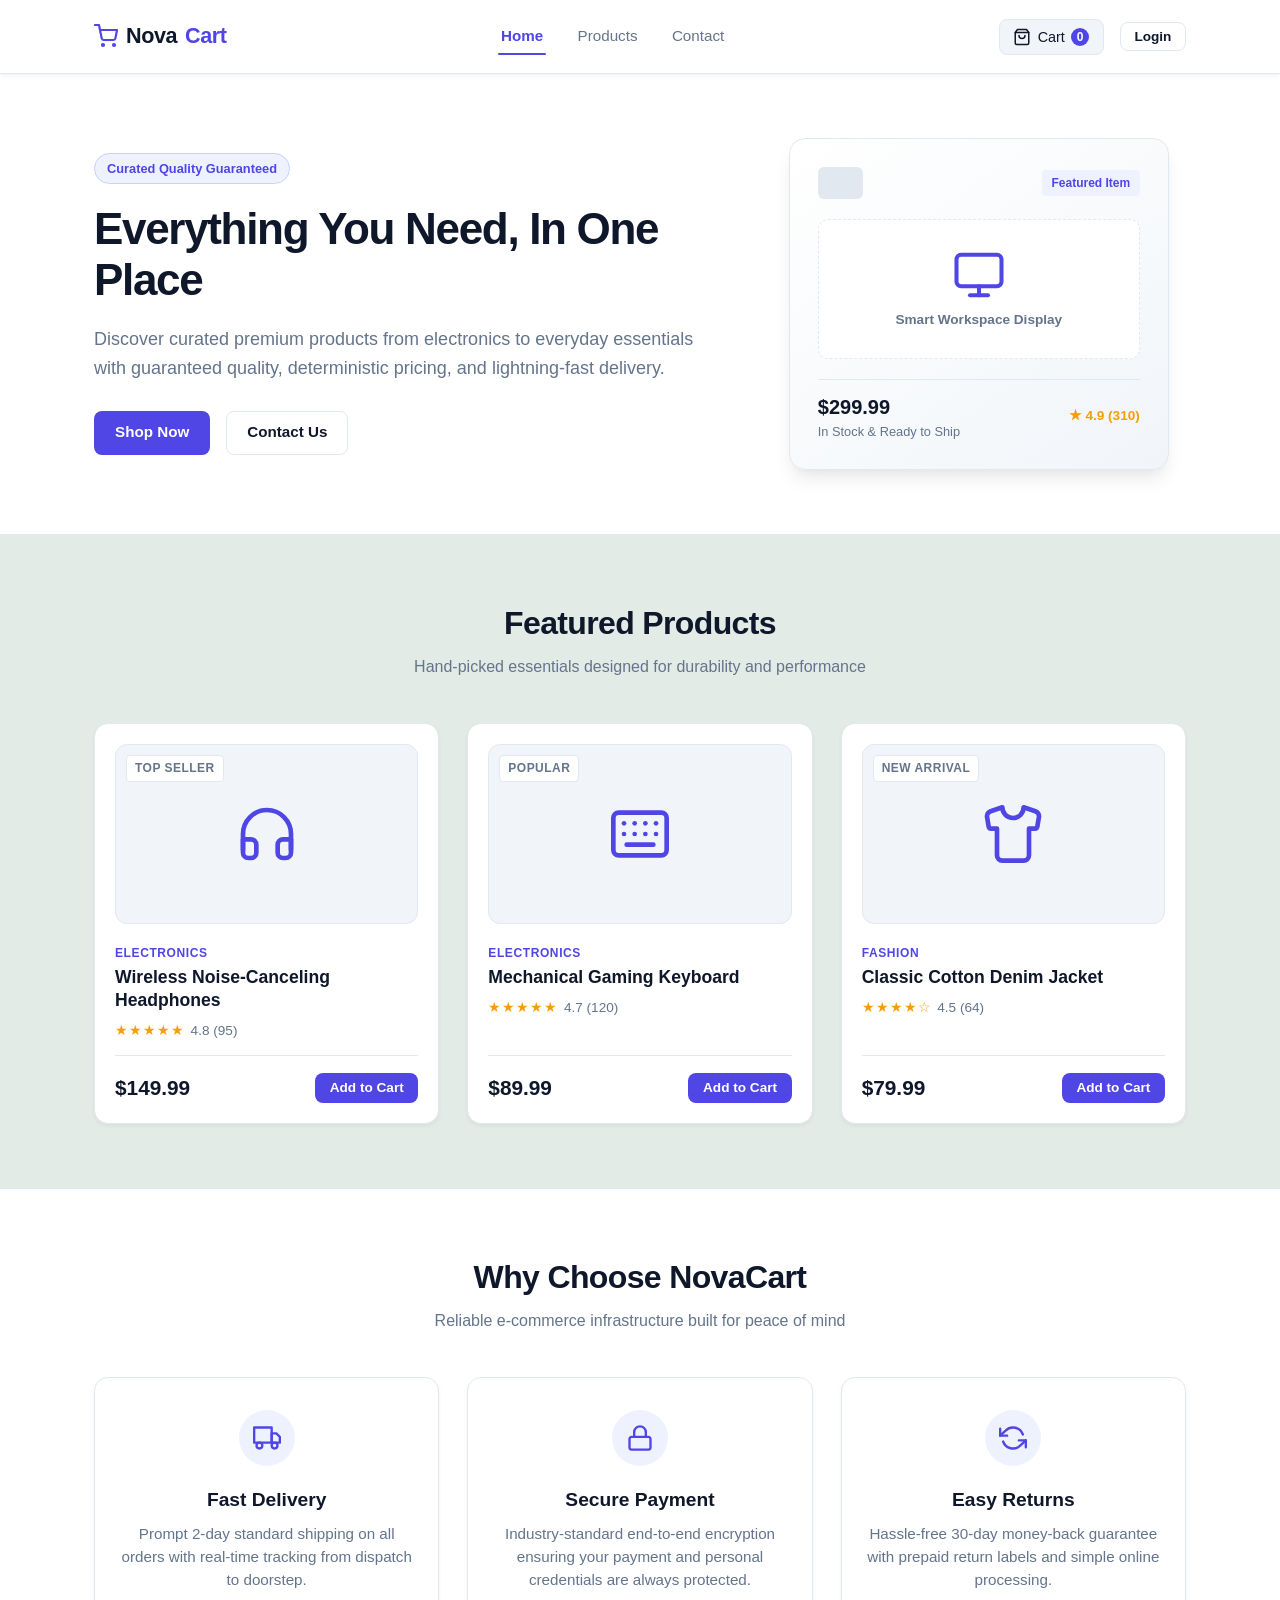
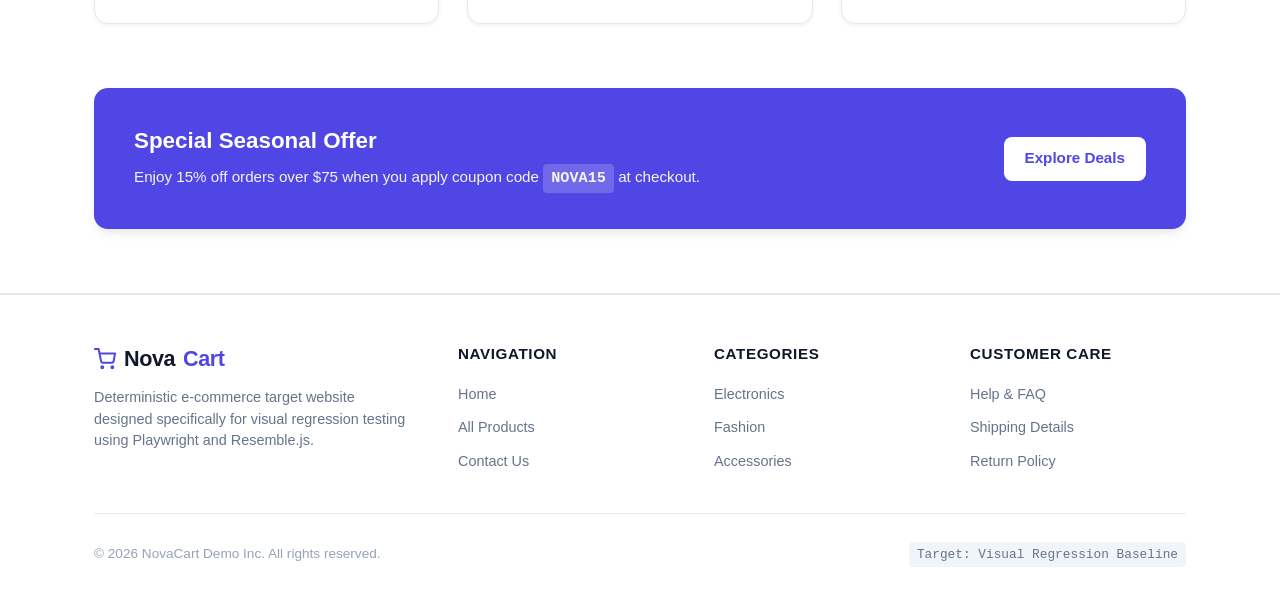
<file: index.html>
<!DOCTYPE html>
<html lang="en">
<head>
  <meta charset="UTF-8">
  <meta name="viewport" content="width=device-width, initial-scale=1.0">
  <title>NovaCart - Everything You Need, In One Place</title>
  <meta name="description" content="NovaCart is a modern e-commerce storefront for visual regression testing baseline runs.">
  <link rel="stylesheet" href="style.css">
</head>
<body id="home">

  <!-- =======================================================================
       Navigation Bar
       ======================================================================= -->
  <header class="navbar" data-testid="navbar">
    <div class="container">
      <div class="nav-header-row">
        <a href="index.html" class="nav-brand" data-testid="nav-brand">
          <svg width="24" height="24" viewBox="0 0 24 24" fill="none" stroke="currentColor" stroke-width="2.2" stroke-linecap="round" stroke-linejoin="round">
            <circle cx="9" cy="21" r="1"></circle>
            <circle cx="20" cy="21" r="1"></circle>
            <path d="M1 1h4l2.68 13.39a2 2 0 0 0 2 1.61h9.72a2 2 0 0 0 2-1.61L23 6H6"></path>
          </svg>
          Nova<span>Cart</span>
        </a>
      </div>

      <nav>
        <ul class="nav-links">
          <li><a href="index.html" class="nav-link active" data-testid="nav-home">Home</a></li>
          <li><a href="products.html" class="nav-link" data-testid="nav-products">Products</a></li>
          <li><a href="contact.html" class="nav-link" data-testid="nav-contact">Contact</a></li>
        </ul>
      </nav>

      <div class="nav-actions">
        <button class="cart-button" data-testid="nav-cart" aria-label="Shopping Cart">
          <svg class="cart-icon" viewBox="0 0 24 24" fill="none" stroke="currentColor" stroke-width="2" stroke-linecap="round" stroke-linejoin="round">
            <path d="M6 2L3 6v14a2 2 0 0 0 2 2h14a2 2 0 0 0 2-2V6l-3-4z"></path>
            <line x1="3" y1="6" x2="21" y2="6"></line>
            <path d="M16 10a4 4 0 0 1-8 0"></path>
          </svg>
          <span>Cart</span>
          <span class="cart-count" data-testid="cart-count">0</span>
        </button>
        <button class="btn btn-outline btn-sm" data-testid="login-btn">Login</button>
      </div>
    </div>
  </header>

  <main>
    <!-- =======================================================================
         Hero Section
         ======================================================================= -->
    <section class="hero" data-testid="hero-section">
      <div class="container">
        <div class="hero-content">
          <span class="hero-badge">Curated Quality Guaranteed</span>
          <h1 class="hero-title">Everything You Need, In One Place</h1>
          <p class="hero-description">
            Discover curated premium products from electronics to everyday essentials with guaranteed quality, deterministic pricing, and lightning-fast delivery.
          </p>
          <div class="hero-actions">
            <a href="products.html" class="btn btn-primary" data-testid="hero-shop-btn">Shop Now</a>
            <a href="contact.html" class="btn btn-outline">Contact Us</a>
          </div>
        </div>

        <div class="hero-illustration" data-testid="hero-illustration">
          <div class="hero-card-preview">
            <div class="preview-header">
              <div class="preview-chip"></div>
              <span class="preview-status">Featured Item</span>
            </div>
            <div class="preview-graphic">
              <svg width="54" height="54" viewBox="0 0 24 24" fill="none" stroke="currentColor" stroke-width="1.8" stroke-linecap="round" stroke-linejoin="round">
                <rect x="2" y="3" width="20" height="14" rx="2" ry="2"></rect>
                <line x1="8" y1="21" x2="16" y2="21"></line>
                <line x1="12" y1="17" x2="12" y2="21"></line>
              </svg>
              <span class="preview-graphic-caption">Smart Workspace Display</span>
            </div>
            <div class="preview-details">
              <div>
                <div class="preview-price">$299.99</div>
                <div style="font-size: 0.8rem; color: var(--text-muted);">In Stock & Ready to Ship</div>
              </div>
              <div class="preview-rating">★ 4.9 (310)</div>
            </div>
          </div>
        </div>
      </div>
    </section>

    <!-- =======================================================================
         Featured Products Section
         ======================================================================= -->
    <section class="section" data-testid="featured-section">
      <div class="container">
        <div class="section-header">
          <h2 class="section-title">Featured Products</h2>
          <p class="section-subtitle">Hand-picked essentials designed for durability and performance</p>
        </div>

        <div class="product-grid" data-testid="featured-grid">
          <!-- Featured Product 1 -->
          <article class="product-card" data-testid="product-card" data-category="electronics">
            <div class="product-image">
              <span class="product-badge">Top Seller</span>
              <svg viewBox="0 0 24 24" fill="none" stroke="currentColor" stroke-width="1.75" stroke-linecap="round" stroke-linejoin="round">
                <path d="M3 18v-6a9 9 0 0 1 18 0v6"></path>
                <path d="M21 19a2 2 0 0 1-2 2h-1a2 2 0 0 1-2-2v-3a2 2 0 0 1 2-2h3zM3 19a2 2 0 0 0 2 2h1a2 2 0 0 0 2-2v-3a2 2 0 0 0-2-2H3z"></path>
              </svg>
            </div>
            <div class="product-info">
              <span class="product-category">Electronics</span>
              <h3 class="product-name">Wireless Noise-Canceling Headphones</h3>
              <div class="product-rating rating">
                <span class="rating-stars">★★★★★</span>
                <span>4.8 (95)</span>
              </div>
              <div class="product-bottom">
                <span class="price">$149.99</span>
                <button class="btn btn-primary btn-sm" data-testid="add-to-cart">Add to Cart</button>
              </div>
            </div>
          </article>

          <!-- Featured Product 2 -->
          <article class="product-card" data-testid="product-card" data-category="electronics">
            <div class="product-image">
              <span class="product-badge">Popular</span>
              <svg viewBox="0 0 24 24" fill="none" stroke="currentColor" stroke-width="1.75" stroke-linecap="round" stroke-linejoin="round">
                <rect x="2" y="4" width="20" height="16" rx="2"></rect>
                <line x1="6" y1="8" x2="6.01" y2="8"></line>
                <line x1="10" y1="8" x2="10.01" y2="8"></line>
                <line x1="14" y1="8" x2="14.01" y2="8"></line>
                <line x1="18" y1="8" x2="18.01" y2="8"></line>
                <line x1="6" y1="12" x2="6.01" y2="12"></line>
                <line x1="10" y1="12" x2="10.01" y2="12"></line>
                <line x1="14" y1="12" x2="14.01" y2="12"></line>
                <line x1="18" y1="12" x2="18.01" y2="12"></line>
                <line x1="7" y1="16" x2="17" y2="16"></line>
              </svg>
            </div>
            <div class="product-info">
              <span class="product-category">Electronics</span>
              <h3 class="product-name">Mechanical Gaming Keyboard</h3>
              <div class="product-rating rating">
                <span class="rating-stars">★★★★★</span>
                <span>4.7 (120)</span>
              </div>
              <div class="product-bottom">
                <span class="price">$89.99</span>
                <button class="btn btn-primary btn-sm" data-testid="add-to-cart">Add to Cart</button>
              </div>
            </div>
          </article>

          <!-- Featured Product 3 -->
          <article class="product-card" data-testid="product-card" data-category="fashion">
            <div class="product-image">
              <span class="product-badge">New Arrival</span>
              <svg viewBox="0 0 24 24" fill="none" stroke="currentColor" stroke-width="1.75" stroke-linecap="round" stroke-linejoin="round">
                <path d="M20.38 3.46L16 2a4 4 0 0 1-8 0L3.62 3.46a2 2 0 0 0-1.34 2.23l.58 3.47a1 1 0 0 0 .99.84H6v10c0 1.1.9 2 2 2h8a2 2 0 0 0 2-2V10h2.15a1 1 0 0 0 .99-.84l.58-3.47a2 2 0 0 0-1.34-2.23z"></path>
              </svg>
            </div>
            <div class="product-info">
              <span class="product-category">Fashion</span>
              <h3 class="product-name">Classic Cotton Denim Jacket</h3>
              <div class="product-rating rating">
                <span class="rating-stars">★★★★☆</span>
                <span>4.5 (64)</span>
              </div>
              <div class="product-bottom">
                <span class="price">$79.99</span>
                <button class="btn btn-primary btn-sm" data-testid="add-to-cart">Add to Cart</button>
              </div>
            </div>
          </article>
        </div>
      </div>
    </section>

    <!-- =======================================================================
         Benefits Section
         ======================================================================= -->
    <section class="section section-alt" data-testid="benefits-section">
      <div class="container">
        <div class="section-header">
          <h2 class="section-title">Why Choose NovaCart</h2>
          <p class="section-subtitle">Reliable e-commerce infrastructure built for peace of mind</p>
        </div>

        <div class="benefits-grid">
          <!-- Benefit 1 -->
          <div class="benefit-card" data-testid="benefit-fast-delivery">
            <div class="benefit-icon">
              <svg viewBox="0 0 24 24" fill="none" stroke="currentColor" stroke-width="2" stroke-linecap="round" stroke-linejoin="round">
                <rect x="1" y="3" width="15" height="13"></rect>
                <polygon points="16 8 20 8 23 11 23 16 16 16 16 8"></polygon>
                <circle cx="5.5" cy="18.5" r="2.5"></circle>
                <circle cx="18.5" cy="18.5" r="2.5"></circle>
              </svg>
            </div>
            <h3 class="benefit-title">Fast Delivery</h3>
            <p class="benefit-description">
              Prompt 2-day standard shipping on all orders with real-time tracking from dispatch to doorstep.
            </p>
          </div>

          <!-- Benefit 2 -->
          <div class="benefit-card" data-testid="benefit-secure-payment">
            <div class="benefit-icon">
              <svg viewBox="0 0 24 24" fill="none" stroke="currentColor" stroke-width="2" stroke-linecap="round" stroke-linejoin="round">
                <rect x="3" y="11" width="18" height="11" rx="2" ry="2"></rect>
                <path d="M7 11V7a5 5 0 0 1 10 0v4"></path>
              </svg>
            </div>
            <h3 class="benefit-title">Secure Payment</h3>
            <p class="benefit-description">
              Industry-standard end-to-end encryption ensuring your payment and personal credentials are always protected.
            </p>
          </div>

          <!-- Benefit 3 -->
          <div class="benefit-card" data-testid="benefit-easy-returns">
            <div class="benefit-icon">
              <svg viewBox="0 0 24 24" fill="none" stroke="currentColor" stroke-width="2" stroke-linecap="round" stroke-linejoin="round">
                <polyline points="1 4 1 10 7 10"></polyline>
                <polyline points="23 20 23 14 17 14"></polyline>
                <path d="M20.49 9A9 9 0 0 0 5.64 5.64L1 10m22 4l-4.64 4.36A9 9 0 0 1 3.51 15"></path>
              </svg>
            </div>
            <h3 class="benefit-title">Easy Returns</h3>
            <p class="benefit-description">
              Hassle-free 30-day money-back guarantee with prepaid return labels and simple online processing.
            </p>
          </div>
        </div>

        <!-- Promotional Banner -->
        <div class="promo-banner" data-testid="promo-banner">
          <div class="promo-content">
            <h3>Special Seasonal Offer</h3>
            <p>Enjoy 15% off orders over $75 when you apply coupon code <span class="promo-code">NOVA15</span> at checkout.</p>
          </div>
          <a href="products.html" class="btn btn-promo" data-testid="promo-shop-btn">Explore Deals</a>
        </div>
      </div>
    </section>
  </main>

  <!-- =======================================================================
       Footer
       ======================================================================= -->
  <footer class="footer" data-testid="footer">
    <div class="container">
      <div class="footer-top">
        <div class="footer-brand">
          <div class="nav-brand">
            <svg width="22" height="22" viewBox="0 0 24 24" fill="none" stroke="currentColor" stroke-width="2.2" stroke-linecap="round" stroke-linejoin="round">
              <circle cx="9" cy="21" r="1"></circle>
              <circle cx="20" cy="21" r="1"></circle>
              <path d="M1 1h4l2.68 13.39a2 2 0 0 0 2 1.61h9.72a2 2 0 0 0 2-1.61L23 6H6"></path>
            </svg>
            Nova<span>Cart</span>
          </div>
          <p>
            Deterministic e-commerce target website designed specifically for visual regression testing using Playwright and Resemble.js.
          </p>
        </div>

        <div class="footer-col">
          <h4>Navigation</h4>
          <ul class="footer-links">
            <li><a href="index.html">Home</a></li>
            <li><a href="products.html">All Products</a></li>
            <li><a href="contact.html">Contact Us</a></li>
          </ul>
        </div>

        <div class="footer-col">
          <h4>Categories</h4>
          <ul class="footer-links">
            <li><a href="products.html">Electronics</a></li>
            <li><a href="products.html">Fashion</a></li>
            <li><a href="products.html">Accessories</a></li>
          </ul>
        </div>

        <div class="footer-col">
          <h4>Customer Care</h4>
          <ul class="footer-links">
            <li><a href="contact.html">Help & FAQ</a></li>
            <li><a href="contact.html">Shipping Details</a></li>
            <li><a href="contact.html">Return Policy</a></li>
          </ul>
        </div>
      </div>

      <div class="footer-bottom">
        <span>&copy; 2026 NovaCart Demo Inc. All rights reserved.</span>
        <span class="footer-testing-note">Target: Visual Regression Baseline</span>
      </div>
    </div>
  </footer>

  <script src="script.js"></script>
</body>
</html>
</file>
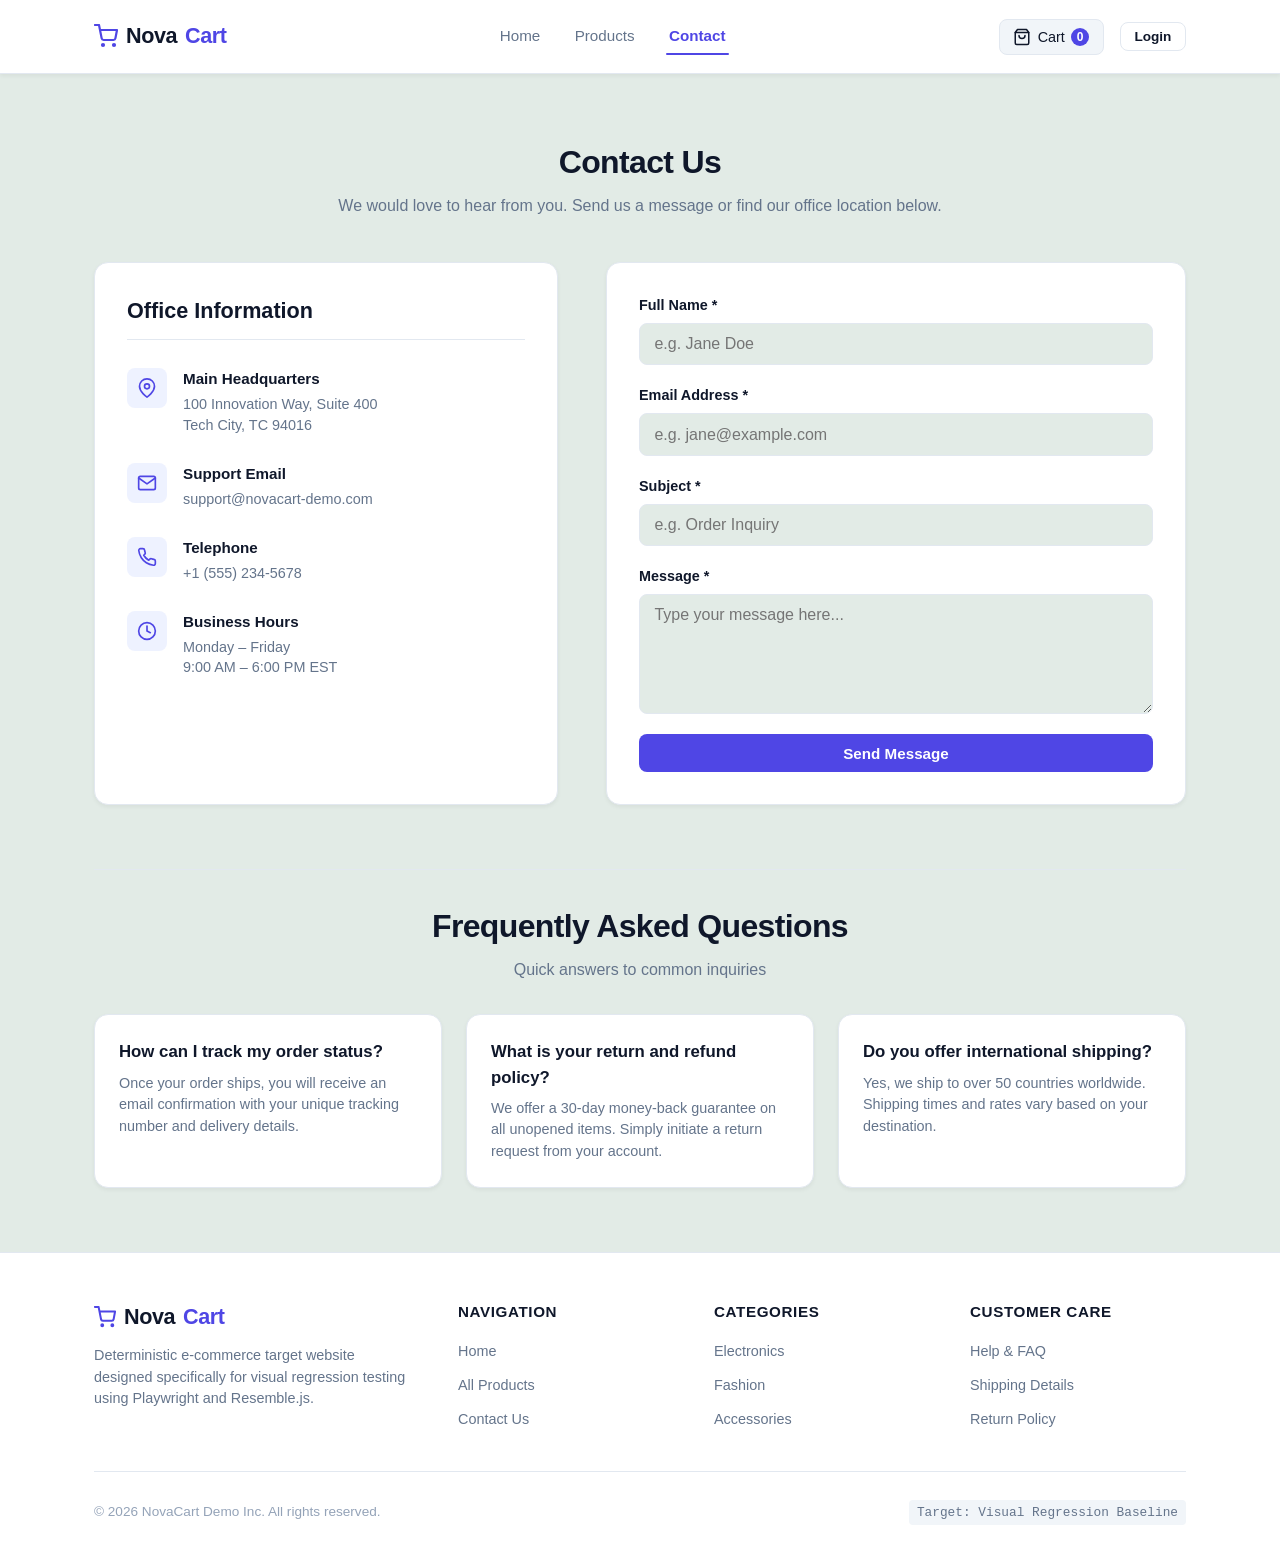
<file: contact.html>
<!DOCTYPE html>
<html lang="en">
<head>
  <meta charset="UTF-8">
  <meta name="viewport" content="width=device-width, initial-scale=1.0">
  <title>NovaCart - Contact Us</title>
  <meta name="description" content="Get in touch with NovaCart customer care and read frequently asked questions.">
  <link rel="stylesheet" href="style.css">
</head>
<body id="contact">

  <!-- =======================================================================
       Navigation Bar
       ======================================================================= -->
  <header class="navbar" data-testid="navbar">
    <div class="container">
      <div class="nav-header-row">
        <a href="index.html" class="nav-brand" data-testid="nav-brand">
          <svg width="24" height="24" viewBox="0 0 24 24" fill="none" stroke="currentColor" stroke-width="2.2" stroke-linecap="round" stroke-linejoin="round">
            <circle cx="9" cy="21" r="1"></circle>
            <circle cx="20" cy="21" r="1"></circle>
            <path d="M1 1h4l2.68 13.39a2 2 0 0 0 2 1.61h9.72a2 2 0 0 0 2-1.61L23 6H6"></path>
          </svg>
          Nova<span>Cart</span>
        </a>
      </div>

      <nav>
        <ul class="nav-links">
          <li><a href="index.html" class="nav-link" data-testid="nav-home">Home</a></li>
          <li><a href="products.html" class="nav-link" data-testid="nav-products">Products</a></li>
          <li><a href="contact.html" class="nav-link active" data-testid="nav-contact">Contact</a></li>
        </ul>
      </nav>

      <div class="nav-actions">
        <button class="cart-button" data-testid="nav-cart" aria-label="Shopping Cart">
          <svg class="cart-icon" viewBox="0 0 24 24" fill="none" stroke="currentColor" stroke-width="2" stroke-linecap="round" stroke-linejoin="round">
            <path d="M6 2L3 6v14a2 2 0 0 0 2 2h14a2 2 0 0 0 2-2V6l-3-4z"></path>
            <line x1="3" y1="6" x2="21" y2="6"></line>
            <path d="M16 10a4 4 0 0 1-8 0"></path>
          </svg>
          <span>Cart</span>
          <span class="cart-count" data-testid="cart-count">0</span>
        </button>
        <button class="btn btn-outline btn-sm" data-testid="login-btn">Login</button>
      </div>
    </div>
  </header>

  <main>
    <section class="section" data-testid="contact-section">
      <div class="container">
        <!-- Page Heading -->
        <div class="section-header">
          <h1 class="section-title">Contact Us</h1>
          <p class="section-subtitle">We would love to hear from you. Send us a message or find our office location below.</p>
        </div>

        <!-- Two-column Layout -->
        <div class="contact-layout">
          <!-- Left Column: Business & Location Info -->
          <div class="contact-info" data-testid="contact-info">
            <h2 class="contact-info-title">Office Information</h2>

            <!-- Detail 1: Address -->
            <div class="contact-detail-item">
              <div class="contact-detail-icon">
                <svg viewBox="0 0 24 24" fill="none" stroke="currentColor" stroke-width="2" stroke-linecap="round" stroke-linejoin="round">
                  <path d="M21 10c0 7-9 13-9 13s-9-6-9-13a9 9 0 0 1 18 0z"></path>
                  <circle cx="12" cy="10" r="3"></circle>
                </svg>
              </div>
              <div class="contact-detail-text">
                <h4>Main Headquarters</h4>
                <p>100 Innovation Way, Suite 400<br>Tech City, TC 94016</p>
              </div>
            </div>

            <!-- Detail 2: Email -->
            <div class="contact-detail-item">
              <div class="contact-detail-icon">
                <svg viewBox="0 0 24 24" fill="none" stroke="currentColor" stroke-width="2" stroke-linecap="round" stroke-linejoin="round">
                  <path d="M4 4h16c1.1 0 2 .9 2 2v12c0 1.1-.9 2-2 2H4c-1.1 0-2-.9-2-2V6c0-1.1.9-2 2-2z"></path>
                  <polyline points="22,6 12,13 2,6"></polyline>
                </svg>
              </div>
              <div class="contact-detail-text">
                <h4>Support Email</h4>
                <p>support@novacart-demo.com</p>
              </div>
            </div>

            <!-- Detail 3: Phone -->
            <div class="contact-detail-item">
              <div class="contact-detail-icon">
                <svg viewBox="0 0 24 24" fill="none" stroke="currentColor" stroke-width="2" stroke-linecap="round" stroke-linejoin="round">
                  <path d="M22 16.92v3a2 2 0 0 1-2.18 2 19.79 19.79 0 0 1-8.63-3.07 19.5 19.5 0 0 1-6-6 19.79 19.79 0 0 1-3.07-8.67A2 2 0 0 1 4.11 2h3a2 2 0 0 1 2 1.72 12.84 12.84 0 0 0 .7 2.81 2 2 0 0 1-.45 2.11L8.09 9.91a16 16 0 0 0 6 6l1.27-1.27a2 2 0 0 1 2.11-.45 12.84 12.84 0 0 0 2.81.7A2 2 0 0 1 22 16.92z"></path>
                </svg>
              </div>
              <div class="contact-detail-text">
                <h4>Telephone</h4>
                <p>+1 (555) 234-5678</p>
              </div>
            </div>

            <!-- Detail 4: Hours -->
            <div class="contact-detail-item">
              <div class="contact-detail-icon">
                <svg viewBox="0 0 24 24" fill="none" stroke="currentColor" stroke-width="2" stroke-linecap="round" stroke-linejoin="round">
                  <circle cx="12" cy="12" r="10"></circle>
                  <polyline points="12 6 12 12 16 14"></polyline>
                </svg>
              </div>
              <div class="contact-detail-text">
                <h4>Business Hours</h4>
                <p>Monday – Friday<br>9:00 AM – 6:00 PM EST</p>
              </div>
            </div>
          </div>

          <!-- Right Column: Contact Form -->
          <div class="contact-form-wrapper">
            <div id="form-status" class="form-status-alert" data-testid="form-status" role="alert"></div>

            <form class="contact-form" data-testid="contact-form" novalidate>
              <div class="form-group">
                <label for="contact-name" class="form-label">Full Name *</label>
                <input
                  type="text"
                  id="contact-name"
                  class="form-input"
                  data-testid="contact-name"
                  placeholder="e.g. Jane Doe"
                  required
                >
                <span class="field-error-message">Please enter your full name.</span>
              </div>

              <div class="form-group">
                <label for="contact-email" class="form-label">Email Address *</label>
                <input
                  type="email"
                  id="contact-email"
                  class="form-input"
                  data-testid="contact-email"
                  placeholder="e.g. jane@example.com"
                  required
                >
                <span class="field-error-message">Please enter a valid email address.</span>
              </div>

              <div class="form-group">
                <label for="contact-subject" class="form-label">Subject *</label>
                <input
                  type="text"
                  id="contact-subject"
                  class="form-input"
                  data-testid="contact-subject"
                  placeholder="e.g. Order Inquiry"
                  required
                >
                <span class="field-error-message">Please enter a subject.</span>
              </div>

              <div class="form-group">
                <label for="contact-message" class="form-label">Message *</label>
                <textarea
                  id="contact-message"
                  class="form-textarea"
                  data-testid="contact-message"
                  placeholder="Type your message here..."
                  rows="5"
                  required
                ></textarea>
                <span class="field-error-message">Please enter your message.</span>
              </div>

              <button type="submit" class="btn btn-primary btn-block" data-testid="contact-submit">
                Send Message
              </button>
            </form>
          </div>
        </div>

        <!-- FAQ Section (3 Questions) -->
        <div class="faq-section" data-testid="faq-section">
          <div class="section-header" style="margin-bottom: 2rem;">
            <h2 class="section-title">Frequently Asked Questions</h2>
            <p class="section-subtitle">Quick answers to common inquiries</p>
          </div>

          <div class="faq-grid">
            <div class="faq-card" data-testid="faq-item">
              <h3 class="faq-question">How can I track my order status?</h3>
              <p class="faq-answer">
                Once your order ships, you will receive an email confirmation with your unique tracking number and delivery details.
              </p>
            </div>

            <div class="faq-card" data-testid="faq-item">
              <h3 class="faq-question">What is your return and refund policy?</h3>
              <p class="faq-answer">
                We offer a 30-day money-back guarantee on all unopened items. Simply initiate a return request from your account.
              </p>
            </div>

            <div class="faq-card" data-testid="faq-item">
              <h3 class="faq-question">Do you offer international shipping?</h3>
              <p class="faq-answer">
                Yes, we ship to over 50 countries worldwide. Shipping times and rates vary based on your destination.
              </p>
            </div>
          </div>
        </div>
      </div>
    </section>
  </main>

  <!-- =======================================================================
       Footer
       ======================================================================= -->
  <footer class="footer" data-testid="footer">
    <div class="container">
      <div class="footer-top">
        <div class="footer-brand">
          <div class="nav-brand">
            <svg width="22" height="22" viewBox="0 0 24 24" fill="none" stroke="currentColor" stroke-width="2.2" stroke-linecap="round" stroke-linejoin="round">
              <circle cx="9" cy="21" r="1"></circle>
              <circle cx="20" cy="21" r="1"></circle>
              <path d="M1 1h4l2.68 13.39a2 2 0 0 0 2 1.61h9.72a2 2 0 0 0 2-1.61L23 6H6"></path>
            </svg>
            Nova<span>Cart</span>
          </div>
          <p>
            Deterministic e-commerce target website designed specifically for visual regression testing using Playwright and Resemble.js.
          </p>
        </div>

        <div class="footer-col">
          <h4>Navigation</h4>
          <ul class="footer-links">
            <li><a href="index.html">Home</a></li>
            <li><a href="products.html">All Products</a></li>
            <li><a href="contact.html">Contact Us</a></li>
          </ul>
        </div>

        <div class="footer-col">
          <h4>Categories</h4>
          <ul class="footer-links">
            <li><a href="products.html">Electronics</a></li>
            <li><a href="products.html">Fashion</a></li>
            <li><a href="products.html">Accessories</a></li>
          </ul>
        </div>

        <div class="footer-col">
          <h4>Customer Care</h4>
          <ul class="footer-links">
            <li><a href="contact.html">Help & FAQ</a></li>
            <li><a href="contact.html">Shipping Details</a></li>
            <li><a href="contact.html">Return Policy</a></li>
          </ul>
        </div>
      </div>

      <div class="footer-bottom">
        <span>&copy; 2026 NovaCart Demo Inc. All rights reserved.</span>
        <span class="footer-testing-note">Target: Visual Regression Baseline</span>
      </div>
    </div>
  </footer>

  <script src="script.js"></script>
</body>
</html>
</file>
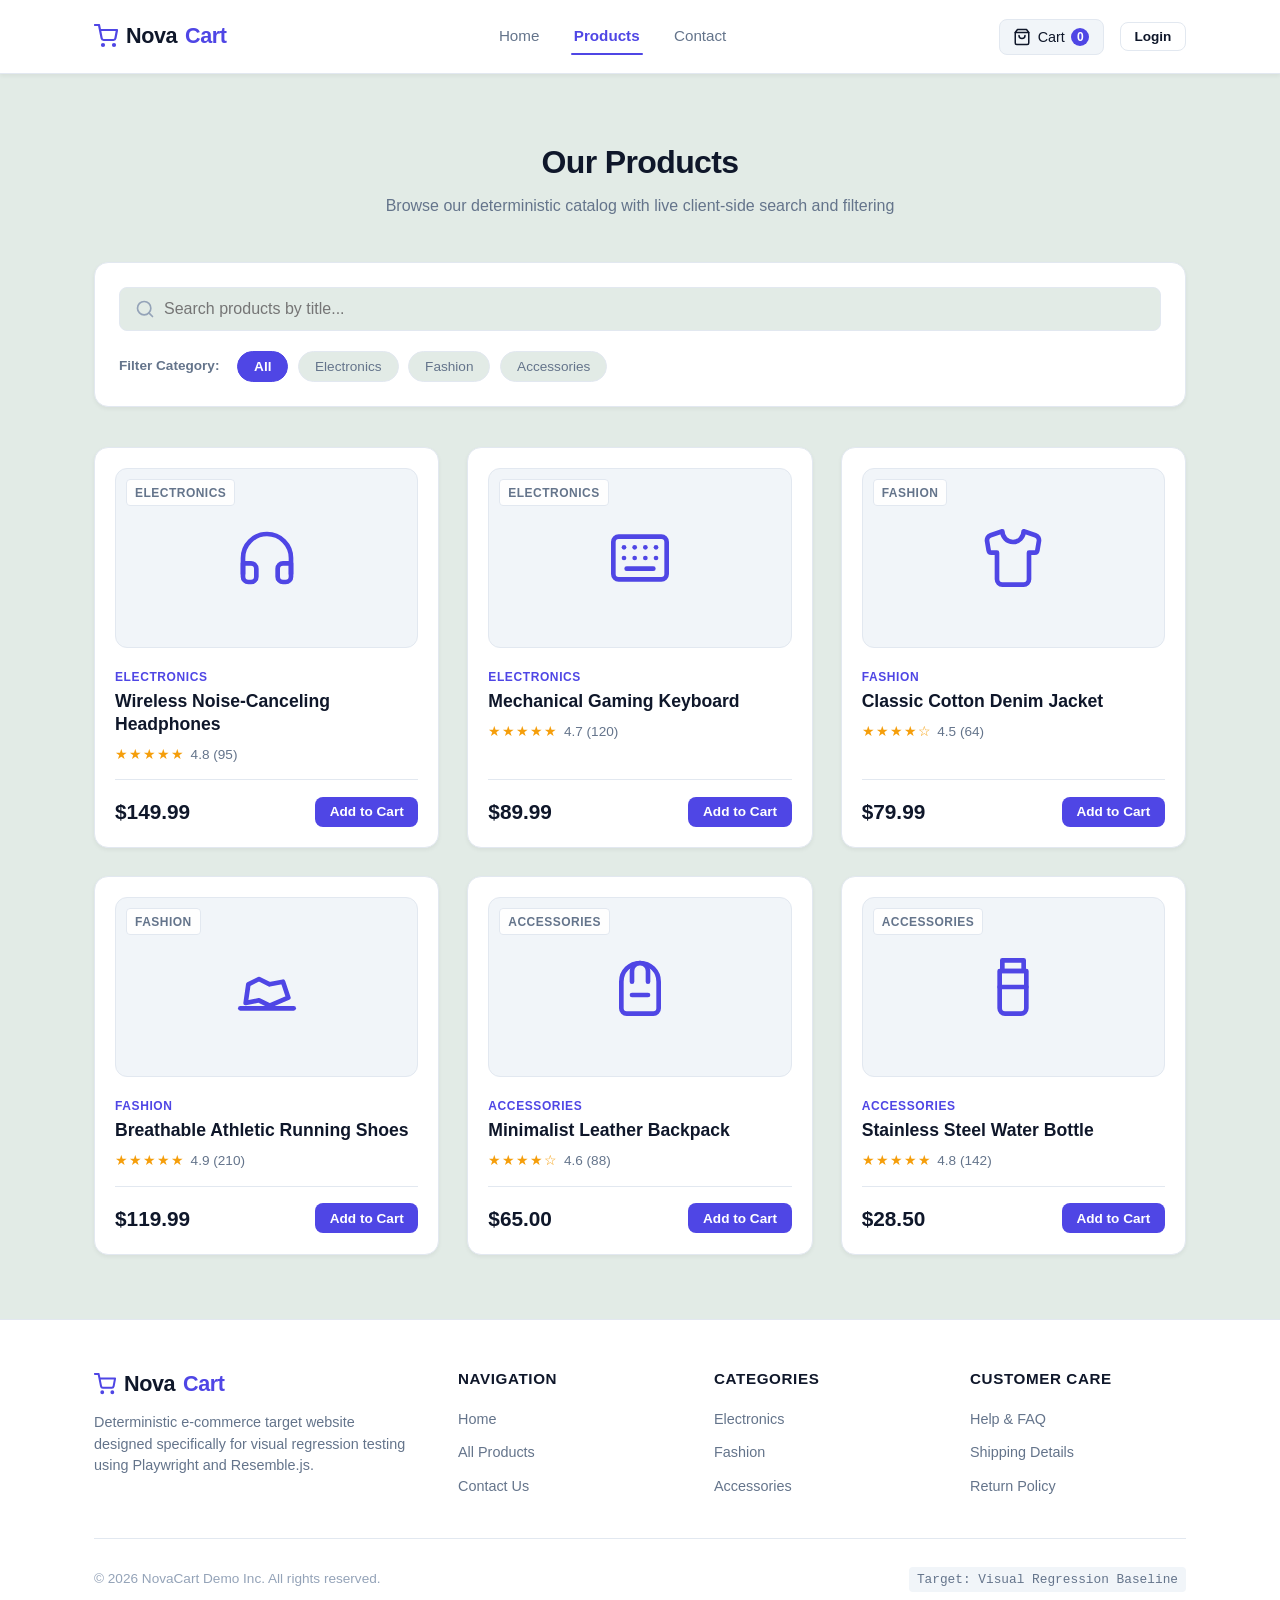
<file: products.html>
<!DOCTYPE html>
<html lang="en">
<head>
  <meta charset="UTF-8">
  <meta name="viewport" content="width=device-width, initial-scale=1.0">
  <title>NovaCart - Our Products</title>
  <meta name="description" content="Explore NovaCart's deterministic product catalogue for visual regression test baselines.">
  <link rel="stylesheet" href="style.css">
</head>
<body id="products">

  <!-- =======================================================================
       Navigation Bar
       ======================================================================= -->
  <header class="navbar" data-testid="navbar">
    <div class="container">
      <div class="nav-header-row">
        <a href="index.html" class="nav-brand" data-testid="nav-brand">
          <svg width="24" height="24" viewBox="0 0 24 24" fill="none" stroke="currentColor" stroke-width="2.2" stroke-linecap="round" stroke-linejoin="round">
            <circle cx="9" cy="21" r="1"></circle>
            <circle cx="20" cy="21" r="1"></circle>
            <path d="M1 1h4l2.68 13.39a2 2 0 0 0 2 1.61h9.72a2 2 0 0 0 2-1.61L23 6H6"></path>
          </svg>
          Nova<span>Cart</span>
        </a>
      </div>

      <nav>
        <ul class="nav-links">
          <li><a href="index.html" class="nav-link" data-testid="nav-home">Home</a></li>
          <li><a href="products.html" class="nav-link active" data-testid="nav-products">Products</a></li>
          <li><a href="contact.html" class="nav-link" data-testid="nav-contact">Contact</a></li>
        </ul>
      </nav>

      <div class="nav-actions">
        <button class="cart-button" data-testid="nav-cart" aria-label="Shopping Cart">
          <svg class="cart-icon" viewBox="0 0 24 24" fill="none" stroke="currentColor" stroke-width="2" stroke-linecap="round" stroke-linejoin="round">
            <path d="M6 2L3 6v14a2 2 0 0 0 2 2h14a2 2 0 0 0 2-2V6l-3-4z"></path>
            <line x1="3" y1="6" x2="21" y2="6"></line>
            <path d="M16 10a4 4 0 0 1-8 0"></path>
          </svg>
          <span>Cart</span>
          <span class="cart-count" data-testid="cart-count">0</span>
        </button>
        <button class="btn btn-outline btn-sm" data-testid="login-btn">Login</button>
      </div>
    </div>
  </header>

  <main>
    <section class="section" data-testid="products-section">
      <div class="container">
        <!-- Page Heading -->
        <div class="section-header">
          <h1 class="section-title">Our Products</h1>
          <p class="section-subtitle">Browse our deterministic catalog with live client-side search and filtering</p>
        </div>

        <!-- Controls: Search & Category Filters -->
        <div class="products-controls" data-testid="products-controls">
          <!-- Search Input -->
          <div class="search-box">
            <svg class="search-icon" viewBox="0 0 24 24" fill="none" stroke="currentColor" stroke-width="2" stroke-linecap="round" stroke-linejoin="round">
              <circle cx="11" cy="11" r="8"></circle>
              <line x1="21" y1="21" x2="16.65" y2="16.65"></line>
            </svg>
            <input
              type="text"
              class="search-input"
              data-testid="search-input"
              placeholder="Search products by title..."
              aria-label="Search products"
            >
          </div>

          <!-- Category Filter Buttons -->
          <div class="category-filters" data-testid="category-filter-group">
            <span class="category-label">Filter Category:</span>
            <button class="filter-btn active" data-testid="category-filter" data-category="all">All</button>
            <button class="filter-btn" data-testid="category-filter" data-category="electronics">Electronics</button>
            <button class="filter-btn" data-testid="category-filter" data-category="fashion">Fashion</button>
            <button class="filter-btn" data-testid="category-filter" data-category="accessories">Accessories</button>
          </div>
        </div>

        <!-- No Results Message -->
        <div id="no-results" class="no-results" data-testid="no-results">
          <h3>No matching products found</h3>
          <p>Try searching for a different keyword or select another category filter.</p>
        </div>

        <!-- Product Grid (6 Products) -->
        <div class="product-grid" data-testid="product-grid">
          <!-- Product 1: Headphones (Electronics) -->
          <article class="product-card" data-testid="product-card" data-category="electronics">
            <div class="product-image">
              <span class="product-badge">Electronics</span>
              <svg viewBox="0 0 24 24" fill="none" stroke="currentColor" stroke-width="1.75" stroke-linecap="round" stroke-linejoin="round">
                <path d="M3 18v-6a9 9 0 0 1 18 0v6"></path>
                <path d="M21 19a2 2 0 0 1-2 2h-1a2 2 0 0 1-2-2v-3a2 2 0 0 1 2-2h3zM3 19a2 2 0 0 0 2 2h1a2 2 0 0 0 2-2v-3a2 2 0 0 0-2-2H3z"></path>
              </svg>
            </div>
            <div class="product-info">
              <span class="product-category">Electronics</span>
              <h3 class="product-name">Wireless Noise-Canceling Headphones</h3>
              <div class="product-rating rating">
                <span class="rating-stars">★★★★★</span>
                <span>4.8 (95)</span>
              </div>
              <div class="product-bottom">
                <span class="price">$149.99</span>
                <button class="btn btn-primary btn-sm" data-testid="add-to-cart">Add to Cart</button>
              </div>
            </div>
          </article>

          <!-- Product 2: Keyboard (Electronics) -->
          <article class="product-card" data-testid="product-card" data-category="electronics">
            <div class="product-image">
              <span class="product-badge">Electronics</span>
              <svg viewBox="0 0 24 24" fill="none" stroke="currentColor" stroke-width="1.75" stroke-linecap="round" stroke-linejoin="round">
                <rect x="2" y="4" width="20" height="16" rx="2"></rect>
                <line x1="6" y1="8" x2="6.01" y2="8"></line>
                <line x1="10" y1="8" x2="10.01" y2="8"></line>
                <line x1="14" y1="8" x2="14.01" y2="8"></line>
                <line x1="18" y1="8" x2="18.01" y2="8"></line>
                <line x1="6" y1="12" x2="6.01" y2="12"></line>
                <line x1="10" y1="12" x2="10.01" y2="12"></line>
                <line x1="14" y1="12" x2="14.01" y2="12"></line>
                <line x1="18" y1="12" x2="18.01" y2="12"></line>
                <line x1="7" y1="16" x2="17" y2="16"></line>
              </svg>
            </div>
            <div class="product-info">
              <span class="product-category">Electronics</span>
              <h3 class="product-name">Mechanical Gaming Keyboard</h3>
              <div class="product-rating rating">
                <span class="rating-stars">★★★★★</span>
                <span>4.7 (120)</span>
              </div>
              <div class="product-bottom">
                <span class="price">$89.99</span>
                <button class="btn btn-primary btn-sm" data-testid="add-to-cart">Add to Cart</button>
              </div>
            </div>
          </article>

          <!-- Product 3: Denim Jacket (Fashion) -->
          <article class="product-card" data-testid="product-card" data-category="fashion">
            <div class="product-image">
              <span class="product-badge">Fashion</span>
              <svg viewBox="0 0 24 24" fill="none" stroke="currentColor" stroke-width="1.75" stroke-linecap="round" stroke-linejoin="round">
                <path d="M20.38 3.46L16 2a4 4 0 0 1-8 0L3.62 3.46a2 2 0 0 0-1.34 2.23l.58 3.47a1 1 0 0 0 .99.84H6v10c0 1.1.9 2 2 2h8a2 2 0 0 0 2-2V10h2.15a1 1 0 0 0 .99-.84l.58-3.47a2 2 0 0 0-1.34-2.23z"></path>
              </svg>
            </div>
            <div class="product-info">
              <span class="product-category">Fashion</span>
              <h3 class="product-name">Classic Cotton Denim Jacket</h3>
              <div class="product-rating rating">
                <span class="rating-stars">★★★★☆</span>
                <span>4.5 (64)</span>
              </div>
              <div class="product-bottom">
                <span class="price">$79.99</span>
                <button class="btn btn-primary btn-sm" data-testid="add-to-cart">Add to Cart</button>
              </div>
            </div>
          </article>

          <!-- Product 4: Running Shoes (Fashion) -->
          <article class="product-card" data-testid="product-card" data-category="fashion">
            <div class="product-image">
              <span class="product-badge">Fashion</span>
              <svg viewBox="0 0 24 24" fill="none" stroke="currentColor" stroke-width="1.75" stroke-linecap="round" stroke-linejoin="round">
                <path d="M4 18l5-1 4 2 7-3-2-6-5 1-4-2-4 2-1 7z"></path>
                <line x1="2" y1="20" x2="22" y2="20"></line>
              </svg>
            </div>
            <div class="product-info">
              <span class="product-category">Fashion</span>
              <h3 class="product-name">Breathable Athletic Running Shoes</h3>
              <div class="product-rating rating">
                <span class="rating-stars">★★★★★</span>
                <span>4.9 (210)</span>
              </div>
              <div class="product-bottom">
                <span class="price">$119.99</span>
                <button class="btn btn-primary btn-sm" data-testid="add-to-cart">Add to Cart</button>
              </div>
            </div>
          </article>

          <!-- Product 5: Leather Backpack (Accessories) -->
          <article class="product-card" data-testid="product-card" data-category="accessories">
            <div class="product-image">
              <span class="product-badge">Accessories</span>
              <svg viewBox="0 0 24 24" fill="none" stroke="currentColor" stroke-width="1.75" stroke-linecap="round" stroke-linejoin="round">
                <path d="M5 10a7 7 0 0 1 14 0v10a2 2 0 0 1-2 2H7a2 2 0 0 1-2-2V10z"></path>
                <path d="M9 10V6a3 3 0 0 1 6 0v4"></path>
                <line x1="9" y1="15" x2="15" y2="15"></line>
              </svg>
            </div>
            <div class="product-info">
              <span class="product-category">Accessories</span>
              <h3 class="product-name">Minimalist Leather Backpack</h3>
              <div class="product-rating rating">
                <span class="rating-stars">★★★★☆</span>
                <span>4.6 (88)</span>
              </div>
              <div class="product-bottom">
                <span class="price">$65.00</span>
                <button class="btn btn-primary btn-sm" data-testid="add-to-cart">Add to Cart</button>
              </div>
            </div>
          </article>

          <!-- Product 6: Water Bottle (Accessories) -->
          <article class="product-card" data-testid="product-card" data-category="accessories">
            <div class="product-image">
              <span class="product-badge">Accessories</span>
              <svg viewBox="0 0 24 24" fill="none" stroke="currentColor" stroke-width="1.75" stroke-linecap="round" stroke-linejoin="round">
                <path d="M8 2h8v4H8z"></path>
                <path d="M7 6h10v14a2 2 0 0 1-2 2H9a2 2 0 0 1-2-2V6z"></path>
                <line x1="7" y1="12" x2="17" y2="12"></line>
              </svg>
            </div>
            <div class="product-info">
              <span class="product-category">Accessories</span>
              <h3 class="product-name">Stainless Steel Water Bottle</h3>
              <div class="product-rating rating">
                <span class="rating-stars">★★★★★</span>
                <span>4.8 (142)</span>
              </div>
              <div class="product-bottom">
                <span class="price">$28.50</span>
                <button class="btn btn-primary btn-sm" data-testid="add-to-cart">Add to Cart</button>
              </div>
            </div>
          </article>
        </div>
      </div>
    </section>
  </main>

  <!-- =======================================================================
       Footer
       ======================================================================= -->
  <footer class="footer" data-testid="footer">
    <div class="container">
      <div class="footer-top">
        <div class="footer-brand">
          <div class="nav-brand">
            <svg width="22" height="22" viewBox="0 0 24 24" fill="none" stroke="currentColor" stroke-width="2.2" stroke-linecap="round" stroke-linejoin="round">
              <circle cx="9" cy="21" r="1"></circle>
              <circle cx="20" cy="21" r="1"></circle>
              <path d="M1 1h4l2.68 13.39a2 2 0 0 0 2 1.61h9.72a2 2 0 0 0 2-1.61L23 6H6"></path>
            </svg>
            Nova<span>Cart</span>
          </div>
          <p>
            Deterministic e-commerce target website designed specifically for visual regression testing using Playwright and Resemble.js.
          </p>
        </div>

        <div class="footer-col">
          <h4>Navigation</h4>
          <ul class="footer-links">
            <li><a href="index.html">Home</a></li>
            <li><a href="products.html">All Products</a></li>
            <li><a href="contact.html">Contact Us</a></li>
          </ul>
        </div>

        <div class="footer-col">
          <h4>Categories</h4>
          <ul class="footer-links">
            <li><a href="products.html">Electronics</a></li>
            <li><a href="products.html">Fashion</a></li>
            <li><a href="products.html">Accessories</a></li>
          </ul>
        </div>

        <div class="footer-col">
          <h4>Customer Care</h4>
          <ul class="footer-links">
            <li><a href="contact.html">Help & FAQ</a></li>
            <li><a href="contact.html">Shipping Details</a></li>
            <li><a href="contact.html">Return Policy</a></li>
          </ul>
        </div>
      </div>

      <div class="footer-bottom">
        <span>&copy; 2026 NovaCart Demo Inc. All rights reserved.</span>
        <span class="footer-testing-note">Target: Visual Regression Baseline</span>
      </div>
    </div>
  </footer>

  <script src="script.js"></script>
</body>
</html>
</file>
<file: style.css>
/* ==========================================================================
   NovaCart - Visual Regression Testing Demo CSS
   Baseline Version (Clean, Deterministic, Playwright + Resemble.js friendly)
   
   NOTE FOR REGRESSION TESTERS:
   The CSS variables below are designed to be easily modified to create
   intentional visual regression diffs during test suite verification.
   ========================================================================== */

:root {
  /* Brand & Primary Colors (Updated to Modern Indigo) */
  --primary-color: #4f46e5;
  --primary-hover: #4338ca;
  --primary-light: #eef2ff;
  --primary-border: #c7d2fe;

  /* Neutral & Base Colors */
  --bg-page: #e2ebe6;
  --bg-card: #ffffff;
  --bg-alt: #f1f5f9;
  --text-main: #0f172a;
  --text-muted: #64748b;
  --text-light: #94a3b8;
  --border-color: #e2e8f0;
  --border-focus: #6366f1;

  /* Status Colors */
  --success-color: #15803d;
  --success-bg: #dcfce7;
  --success-border: #86efac;
  --error-color: #b91c1c;
  --error-bg: #fee2e2;
  --error-border: #fca5a5;
  --star-color: #f59e0b;

  /* Typography */
  --font-family: -apple-system, BlinkMacSystemFont, "Segoe UI", Roboto, "Helvetica Neue", Arial, sans-serif;
  --font-size-base: 16px;
  --line-height-base: 1.5;

  /* Layout & Sizing (Refined) */
  --container-max-width: 1140px;
  --navbar-height: 74px;
  --btn-border-radius: 8px;
  --card-border-radius: 14px;
  --input-border-radius: 8px;

  /* Shadows (Slightly deeper elevation) */
  --shadow-sm: 0 2px 4px rgba(0, 0, 0, 0.05);
  --shadow-md: 0 6px 12px -2px rgba(0, 0, 0, 0.08), 0 3px 6px -2px rgba(0, 0, 0, 0.04);
  --shadow-lg: 0 12px 20px -4px rgba(0, 0, 0, 0.09), 0 5px 8px -4px rgba(0, 0, 0, 0.04);

  /* Transitions - keep subtle for test stability */
  --transition-fast: 0.15s ease-in-out;
}

/* Base Reset & Globals */
*,
*::before,
*::after {
  box-sizing: border-box;
  margin: 0;
  padding: 0;
}

html {
  font-size: var(--font-size-base);
  scroll-behavior: smooth;
}

body {
  font-family: var(--font-family);
  background-color: var(--bg-page);
  color: var(--text-main);
  line-height: var(--line-height-base);
  min-height: 100vh;
  display: flex;
  flex-direction: column;
  -webkit-font-smoothing: antialiased;
}

img,
svg {
  display: block;
  max-width: 100%;
}

a {
  color: var(--primary-color);
  text-decoration: none;
  transition: color var(--transition-fast);
}

a:hover {
  color: var(--primary-hover);
}

button,
input,
textarea,
select {
  font-family: inherit;
  font-size: 1rem;
}

/* Layout Utilities */
.container {
  width: 100%;
  max-width: var(--container-max-width);
  margin-left: auto;
  margin-right: auto;
  padding-left: 1.5rem;
  padding-right: 1.5rem;
}

main {
  flex: 1 0 auto;
}

/* ==========================================================================
   Navigation Bar (.navbar)
   ========================================================================== */
.navbar {
  height: var(--navbar-height);
  background-color: var(--bg-card);
  border-bottom: 1px solid var(--border-color);
  position: sticky;
  top: 0;
  z-index: 100;
  box-shadow: var(--shadow-sm);
}

.navbar .container {
  height: 100%;
  display: flex;
  align-items: center;
  justify-content: space-between;
  gap: 1rem;
}

.nav-brand {
  display: flex;
  align-items: center;
  gap: 0.5rem;
  font-size: 1.35rem;
  font-weight: 700;
  color: var(--text-main);
  letter-spacing: -0.02em;
}

.nav-brand svg {
  color: var(--primary-color);
}

.nav-brand span {
  color: var(--primary-color);
}

.nav-links {
  display: flex;
  align-items: center;
  list-style: none;
  gap: 1.75rem;
}

.nav-link {
  color: var(--text-muted);
  font-weight: 500;
  font-size: 0.95rem;
  padding: 0.4rem 0.2rem;
  position: relative;
  transition: color var(--transition-fast);
}

.nav-link:hover {
  color: var(--primary-color);
}

.nav-link.active {
  color: var(--primary-color);
  font-weight: 600;
}

.nav-link.active::after {
  content: "";
  position: absolute;
  bottom: -4px;
  left: 0;
  width: 100%;
  height: 2px;
  background-color: var(--primary-color);
  border-radius: 2px;
}

.nav-actions {
  display: flex;
  align-items: center;
  gap: 1rem;
}

.cart-button {
  display: inline-flex;
  align-items: center;
  gap: 0.4rem;
  padding: 0.5rem 0.85rem;
  background-color: var(--bg-alt);
  color: var(--text-main);
  border: 1px solid var(--border-color);
  border-radius: var(--btn-border-radius);
  font-size: 0.9rem;
  font-weight: 500;
  cursor: pointer;
  transition: background-color var(--transition-fast), border-color var(--transition-fast);
}

.cart-button:hover {
  background-color: var(--border-color);
}

.cart-icon {
  width: 18px;
  height: 18px;
}

.cart-count {
  display: inline-flex;
  align-items: center;
  justify-content: center;
  background-color: var(--primary-color);
  color: #ffffff;
  font-size: 0.75rem;
  font-weight: 700;
  min-width: 18px;
  height: 18px;
  border-radius: 9999px;
  padding: 0 4px;
  line-height: 1;
}

/* ==========================================================================
   Buttons
   ========================================================================== */
.btn {
  display: inline-flex;
  align-items: center;
  justify-content: center;
  gap: 0.5rem;
  padding: 0.6rem 1.25rem;
  font-weight: 600;
  font-size: 0.95rem;
  border-radius: var(--btn-border-radius);
  border: 1px solid transparent;
  cursor: pointer;
  text-align: center;
  transition: background-color var(--transition-fast), color var(--transition-fast), border-color var(--transition-fast);
}

.btn-primary {
  background-color: var(--primary-color);
  color: #ffffff;
}

.btn-primary:hover {
  background-color: var(--primary-hover);
  color: #ffffff;
}

.btn-outline {
  background-color: transparent;
  border-color: var(--border-color);
  color: var(--text-main);
}

.btn-outline:hover {
  background-color: var(--bg-alt);
  border-color: var(--text-muted);
}

.btn-sm {
  padding: 0.4rem 0.85rem;
  font-size: 0.85rem;
}

.btn-block {
  width: 100%;
}

/* ==========================================================================
   Hero Section (.hero)
   ========================================================================== */
.hero {
  padding: 4rem 0;
  background-color: var(--bg-card);
  border-bottom: 1px solid var(--border-color);
}

.hero .container {
  display: grid;
  grid-template-columns: 1.2fr 0.8fr;
  align-items: center;
  gap: 3.5rem;
}

.hero-content {
  display: flex;
  flex-direction: column;
  gap: 1.25rem;
}

.hero-badge {
  display: inline-flex;
  align-items: center;
  gap: 0.4rem;
  padding: 0.3rem 0.75rem;
  background-color: var(--primary-light);
  color: var(--primary-color);
  font-size: 0.8rem;
  font-weight: 600;
  border-radius: 9999px;
  width: fit-content;
  border: 1px solid var(--primary-border);
}

.hero-title {
  font-size: 2.75rem;
  font-weight: 800;
  color: var(--text-main);
  line-height: 1.15;
  letter-spacing: -0.03em;
}

.hero-description {
  font-size: 1.125rem;
  color: var(--text-muted);
  line-height: 1.6;
}

.hero-actions {
  display: flex;
  align-items: center;
  gap: 1rem;
  margin-top: 0.5rem;
}

/* CSS-based Hero Illustration Card */
.hero-illustration {
  display: flex;
  justify-content: center;
}

.hero-card-preview {
  width: 100%;
  max-width: 380px;
  background: linear-gradient(145deg, #ffffff 0%, var(--bg-alt) 100%);
  border: 1px solid var(--border-color);
  border-radius: 16px;
  padding: 1.75rem;
  box-shadow: var(--shadow-lg);
  display: flex;
  flex-direction: column;
  gap: 1.25rem;
}

.preview-header {
  display: flex;
  justify-content: space-between;
  align-items: center;
}

.preview-chip {
  width: 45px;
  height: 32px;
  background-color: #e2e8f0;
  border-radius: 6px;
}

.preview-status {
  font-size: 0.75rem;
  font-weight: 700;
  color: var(--primary-color);
  background-color: var(--primary-light);
  padding: 0.25rem 0.6rem;
  border-radius: 4px;
}

.preview-graphic {
  height: 140px;
  background-color: #ffffff;
  border: 1px dashed var(--border-color);
  border-radius: 10px;
  display: flex;
  flex-direction: column;
  align-items: center;
  justify-content: center;
  gap: 0.5rem;
  color: var(--primary-color);
}

.preview-graphic-caption {
  font-size: 0.85rem;
  font-weight: 600;
  color: var(--text-muted);
}

.preview-details {
  display: flex;
  justify-content: space-between;
  align-items: center;
  padding-top: 0.75rem;
  border-top: 1px solid var(--border-color);
}

.preview-price {
  font-size: 1.25rem;
  font-weight: 700;
  color: var(--text-main);
}

.preview-rating {
  font-size: 0.85rem;
  font-weight: 600;
  color: var(--star-color);
}

/* ==========================================================================
   Section Headings & Layouts
   ========================================================================== */
.section {
  padding: 4rem 0;
}

.section-alt {
  background-color: var(--bg-card);
  border-top: 1px solid var(--border-color);
  border-bottom: 1px solid var(--border-color);
}

.section-header {
  text-align: center;
  margin-bottom: 2.75rem;
}

.section-title {
  font-size: 2rem;
  font-weight: 700;
  color: var(--text-main);
  letter-spacing: -0.02em;
}

.section-subtitle {
  font-size: 1rem;
  color: var(--text-muted);
  margin-top: 0.5rem;
}

/* ==========================================================================
   Product Cards & Grid (.product-grid, .product-card)
   ========================================================================== */
.product-grid {
  display: grid;
  grid-template-columns: repeat(3, 1fr);
  gap: 1.75rem;
}

.product-card {
  background-color: var(--bg-card);
  border: 1px solid var(--border-color);
  border-radius: var(--card-border-radius);
  padding: 1.25rem;
  display: flex;
  flex-direction: column;
  box-shadow: var(--shadow-sm);
  transition: transform var(--transition-fast), box-shadow var(--transition-fast);
}

.product-card:hover {
  transform: translateY(-2px);
  box-shadow: var(--shadow-md);
}

/* CSS-based Product Image / Illustration */
.product-image {
  width: 100%;
  height: 180px;
  background-color: var(--bg-alt);
  border-radius: calc(var(--card-border-radius) - 2px);
  display: flex;
  align-items: center;
  justify-content: center;
  margin-bottom: 1.25rem;
  position: relative;
  overflow: hidden;
  border: 1px solid var(--border-color);
}

.product-image svg {
  width: 64px;
  height: 64px;
  color: var(--primary-color);
  transition: transform var(--transition-fast);
}

.product-card:hover .product-image svg {
  transform: scale(1.05);
}

.product-badge {
  position: absolute;
  top: 10px;
  left: 10px;
  font-size: 0.75rem;
  font-weight: 600;
  padding: 0.2rem 0.5rem;
  background-color: rgba(255, 255, 255, 0.9);
  color: var(--text-muted);
  border-radius: 4px;
  border: 1px solid var(--border-color);
  text-transform: uppercase;
  letter-spacing: 0.04em;
}

.product-info {
  display: flex;
  flex-direction: column;
  flex-grow: 1;
}

.product-category {
  font-size: 0.75rem;
  font-weight: 600;
  text-transform: uppercase;
  letter-spacing: 0.05em;
  color: var(--primary-color);
  margin-bottom: 0.25rem;
}

.product-name {
  font-size: 1.1rem;
  font-weight: 600;
  color: var(--text-main);
  margin-bottom: 0.5rem;
  line-height: 1.3;
}

.product-rating {
  display: flex;
  align-items: center;
  gap: 0.35rem;
  font-size: 0.85rem;
  color: var(--text-muted);
  margin-bottom: 0.85rem;
}

.rating-stars {
  color: var(--star-color);
  font-size: 0.9rem;
  letter-spacing: 1px;
}

.product-bottom {
  display: flex;
  align-items: center;
  justify-content: space-between;
  margin-top: auto;
  padding-top: 1rem;
  border-top: 1px solid var(--border-color);
}

.price {
  font-size: 1.3rem;
  font-weight: 700;
  color: var(--text-main);
}

/* ==========================================================================
   Benefits Section (.benefit-card)
   ========================================================================== */
.benefits-grid {
  display: grid;
  grid-template-columns: repeat(3, 1fr);
  gap: 1.75rem;
}

.benefit-card {
  background-color: var(--bg-card);
  border: 1px solid var(--border-color);
  border-radius: var(--card-border-radius);
  padding: 2rem 1.5rem;
  text-align: center;
  box-shadow: var(--shadow-sm);
  display: flex;
  flex-direction: column;
  align-items: center;
}

.benefit-icon {
  width: 56px;
  height: 56px;
  background-color: var(--primary-light);
  color: var(--primary-color);
  border-radius: 50%;
  display: flex;
  align-items: center;
  justify-content: center;
  margin-bottom: 1.25rem;
}

.benefit-icon svg {
  width: 28px;
  height: 28px;
}

.benefit-title {
  font-size: 1.2rem;
  font-weight: 600;
  color: var(--text-main);
  margin-bottom: 0.5rem;
}

.benefit-description {
  font-size: 0.95rem;
  color: var(--text-muted);
  line-height: 1.5;
}

/* ==========================================================================
   Promotional Banner (.promo-banner)
   ========================================================================== */
.promo-banner {
  background-color: var(--primary-color);
  color: #ffffff;
  border-radius: var(--card-border-radius);
  padding: 2.25rem 2.5rem;
  margin-top: 4rem;
  display: flex;
  align-items: center;
  justify-content: space-between;
  gap: 2rem;
  box-shadow: var(--shadow-md);
}

.promo-content h3 {
  font-size: 1.4rem;
  font-weight: 700;
  margin-bottom: 0.35rem;
}

.promo-content p {
  font-size: 0.95rem;
  opacity: 0.95;
}

.promo-code {
  display: inline-block;
  background: rgba(255, 255, 255, 0.2);
  padding: 0.2rem 0.5rem;
  border-radius: 4px;
  font-family: monospace;
  font-weight: 700;
}

.btn-promo {
  background-color: #ffffff;
  color: var(--primary-color);
  white-space: nowrap;
}

.btn-promo:hover {
  background-color: var(--primary-light);
  color: var(--primary-hover);
}

/* ==========================================================================
   Products Page Specifics (Search & Filter)
   ========================================================================== */
.products-controls {
  background-color: var(--bg-card);
  border: 1px solid var(--border-color);
  border-radius: var(--card-border-radius);
  padding: 1.5rem;
  margin-bottom: 2.5rem;
  display: flex;
  flex-direction: column;
  gap: 1.25rem;
  box-shadow: var(--shadow-sm);
}

.search-box {
  position: relative;
  width: 100%;
}

.search-icon {
  position: absolute;
  left: 1rem;
  top: 50%;
  transform: translateY(-50%);
  width: 20px;
  height: 20px;
  color: var(--text-light);
  pointer-events: none;
}

.search-input {
  width: 100%;
  padding: 0.75rem 1rem 0.75rem 2.75rem;
  border: 1px solid var(--border-color);
  border-radius: var(--input-border-radius);
  background-color: var(--bg-page);
  color: var(--text-main);
  outline: none;
  transition: border-color var(--transition-fast), background-color var(--transition-fast);
}

.search-input:focus {
  border-color: var(--border-focus);
  background-color: #ffffff;
}

.category-filters {
  display: flex;
  align-items: center;
  flex-wrap: wrap;
  gap: 0.6rem;
}

.category-label {
  font-size: 0.85rem;
  font-weight: 600;
  color: var(--text-muted);
  margin-right: 0.5rem;
}

.filter-btn {
  padding: 0.45rem 1rem;
  background-color: var(--bg-page);
  color: var(--text-muted);
  border: 1px solid var(--border-color);
  border-radius: 9999px;
  font-size: 0.85rem;
  font-weight: 500;
  cursor: pointer;
  transition: all var(--transition-fast);
}

.filter-btn:hover {
  background-color: var(--border-color);
  color: var(--text-main);
}

.filter-btn.active {
  background-color: var(--primary-color);
  color: #ffffff;
  border-color: var(--primary-color);
  font-weight: 600;
}

.no-results {
  display: none;
  text-align: center;
  padding: 3rem 1.5rem;
  background-color: var(--bg-card);
  border: 1px solid var(--border-color);
  border-radius: var(--card-border-radius);
  color: var(--text-muted);
}

.no-results.visible {
  display: block;
}

/* ==========================================================================
   Contact Page Specifics (.contact-form, FAQs)
   ========================================================================== */
.contact-layout {
  display: grid;
  grid-template-columns: 1fr 1.25fr;
  gap: 3rem;
  margin-bottom: 4rem;
}

.contact-info {
  background-color: var(--bg-card);
  border: 1px solid var(--border-color);
  border-radius: var(--card-border-radius);
  padding: 2rem;
  box-shadow: var(--shadow-sm);
  display: flex;
  flex-direction: column;
  gap: 1.75rem;
}

.contact-info-title {
  font-size: 1.35rem;
  font-weight: 700;
  color: var(--text-main);
  padding-bottom: 0.75rem;
  border-bottom: 1px solid var(--border-color);
}

.contact-detail-item {
  display: flex;
  align-items: flex-start;
  gap: 1rem;
}

.contact-detail-icon {
  width: 40px;
  height: 40px;
  background-color: var(--primary-light);
  color: var(--primary-color);
  border-radius: 8px;
  display: flex;
  align-items: center;
  justify-content: center;
  flex-shrink: 0;
}

.contact-detail-icon svg {
  width: 20px;
  height: 20px;
}

.contact-detail-text h4 {
  font-size: 0.95rem;
  font-weight: 600;
  color: var(--text-main);
  margin-bottom: 0.2rem;
}

.contact-detail-text p {
  font-size: 0.9rem;
  color: var(--text-muted);
  line-height: 1.4;
}

.contact-form-wrapper {
  background-color: var(--bg-card);
  border: 1px solid var(--border-color);
  border-radius: var(--card-border-radius);
  padding: 2rem;
  box-shadow: var(--shadow-sm);
}

.contact-form {
  display: flex;
  flex-direction: column;
  gap: 1.25rem;
}

.form-group {
  display: flex;
  flex-direction: column;
  gap: 0.4rem;
}

.form-label {
  font-size: 0.9rem;
  font-weight: 600;
  color: var(--text-main);
}

.form-input,
.form-textarea {
  width: 100%;
  padding: 0.7rem 0.9rem;
  border: 1px solid var(--border-color);
  border-radius: var(--input-border-radius);
  background-color: var(--bg-page);
  color: var(--text-main);
  outline: none;
  transition: border-color var(--transition-fast), background-color var(--transition-fast);
}

.form-input:focus,
.form-textarea:focus {
  border-color: var(--border-focus);
  background-color: #ffffff;
}

.form-input.error,
.form-textarea.error {
  border-color: var(--error-color);
  background-color: var(--error-bg);
}

.field-error-message {
  font-size: 0.8rem;
  color: var(--error-color);
  display: none;
}

.field-error-message.visible {
  display: block;
}

.form-textarea {
  min-height: 120px;
  resize: vertical;
}

.form-status-alert {
  display: none;
  padding: 0.85rem 1rem;
  border-radius: var(--input-border-radius);
  font-size: 0.9rem;
  font-weight: 500;
  margin-bottom: 0.5rem;
}

.form-status-alert.success {
  display: block;
  background-color: var(--success-bg);
  color: var(--success-color);
  border: 1px solid var(--success-border);
}

.form-status-alert.error {
  display: block;
  background-color: var(--error-bg);
  color: var(--error-color);
  border: 1px solid var(--error-border);
}

/* FAQ Section (.faq-section) */
.faq-section {
  padding-top: 2rem;
  border-top: 1px solid var(--border-color);
}

.faq-grid {
  display: grid;
  grid-template-columns: repeat(3, 1fr);
  gap: 1.5rem;
  margin-top: 1.5rem;
}

.faq-card {
  background-color: var(--bg-card);
  border: 1px solid var(--border-color);
  border-radius: var(--card-border-radius);
  padding: 1.5rem;
  box-shadow: var(--shadow-sm);
}

.faq-question {
  font-size: 1.05rem;
  font-weight: 600;
  color: var(--text-main);
  margin-bottom: 0.5rem;
}

.faq-answer {
  font-size: 0.9rem;
  color: var(--text-muted);
  line-height: 1.5;
}

/* ==========================================================================
   Footer (.footer)
   ========================================================================== */
.footer {
  background-color: var(--bg-card);
  border-top: 1px solid var(--border-color);
  padding: 3rem 0 2rem 0;
  margin-top: auto;
}

.footer-top {
  display: grid;
  grid-template-columns: 1.5fr 1fr 1fr 1fr;
  gap: 2.5rem;
  padding-bottom: 2.5rem;
  border-bottom: 1px solid var(--border-color);
}

.footer-brand p {
  color: var(--text-muted);
  font-size: 0.9rem;
  margin-top: 0.75rem;
  line-height: 1.5;
  max-width: 320px;
}

.footer-col h4 {
  font-size: 0.95rem;
  font-weight: 700;
  color: var(--text-main);
  margin-bottom: 1rem;
  text-transform: uppercase;
  letter-spacing: 0.04em;
}

.footer-links {
  list-style: none;
  display: flex;
  flex-direction: column;
  gap: 0.6rem;
}

.footer-links a {
  color: var(--text-muted);
  font-size: 0.9rem;
}

.footer-links a:hover {
  color: var(--primary-color);
}

.footer-bottom {
  padding-top: 1.75rem;
  display: flex;
  justify-content: space-between;
  align-items: center;
  font-size: 0.85rem;
  color: var(--text-light);
}

.footer-testing-note {
  font-family: monospace;
  font-size: 0.8rem;
  color: var(--text-muted);
  background-color: var(--bg-alt);
  padding: 0.2rem 0.5rem;
  border-radius: 4px;
}

/* ==========================================================================
   Responsive Breakpoints
   - Desktop: Default (> 992px)
   - Tablet: 768px - 991px
   - Mobile: < 768px
   ========================================================================== */

/* Tablet (max-width: 991px) */
@media (max-width: 991px) {
  .hero .container {
    grid-template-columns: 1fr;
    gap: 2.5rem;
    text-align: center;
  }

  .hero-content {
    align-items: center;
  }

  .hero-illustration {
    justify-content: center;
  }

  .hero-title {
    font-size: 2.25rem;
  }

  .product-grid {
    grid-template-columns: repeat(2, 1fr);
  }

  .benefits-grid {
    grid-template-columns: repeat(2, 1fr);
  }

  .contact-layout {
    grid-template-columns: 1fr;
    gap: 2rem;
  }

  .faq-grid {
    grid-template-columns: 1fr;
  }

  .footer-top {
    grid-template-columns: 1fr 1fr;
    gap: 2rem;
  }
}

/* Mobile (max-width: 767px) */
@media (max-width: 767px) {
  :root {
    --navbar-height: auto;
  }

  .navbar {
    padding: 0.75rem 0;
  }

  .navbar .container {
    flex-direction: column;
    align-items: stretch;
    gap: 0.75rem;
  }

  .nav-header-row {
    display: flex;
    justify-content: space-between;
    align-items: center;
    width: 100%;
  }

  .nav-links {
    justify-content: center;
    gap: 1.25rem;
  }

  .hero {
    padding: 2.5rem 0;
  }

  .hero-title {
    font-size: 1.85rem;
  }

  .hero-description {
    font-size: 1rem;
  }

  .product-grid {
    grid-template-columns: 1fr;
  }

  .benefits-grid {
    grid-template-columns: 1fr;
  }

  .promo-banner {
    flex-direction: column;
    text-align: center;
    padding: 1.75rem 1.25rem;
  }

  .footer-top {
    grid-template-columns: 1fr;
  }

  .footer-bottom {
    flex-direction: column;
    gap: 0.75rem;
    text-align: center;
  }
}
</file>
